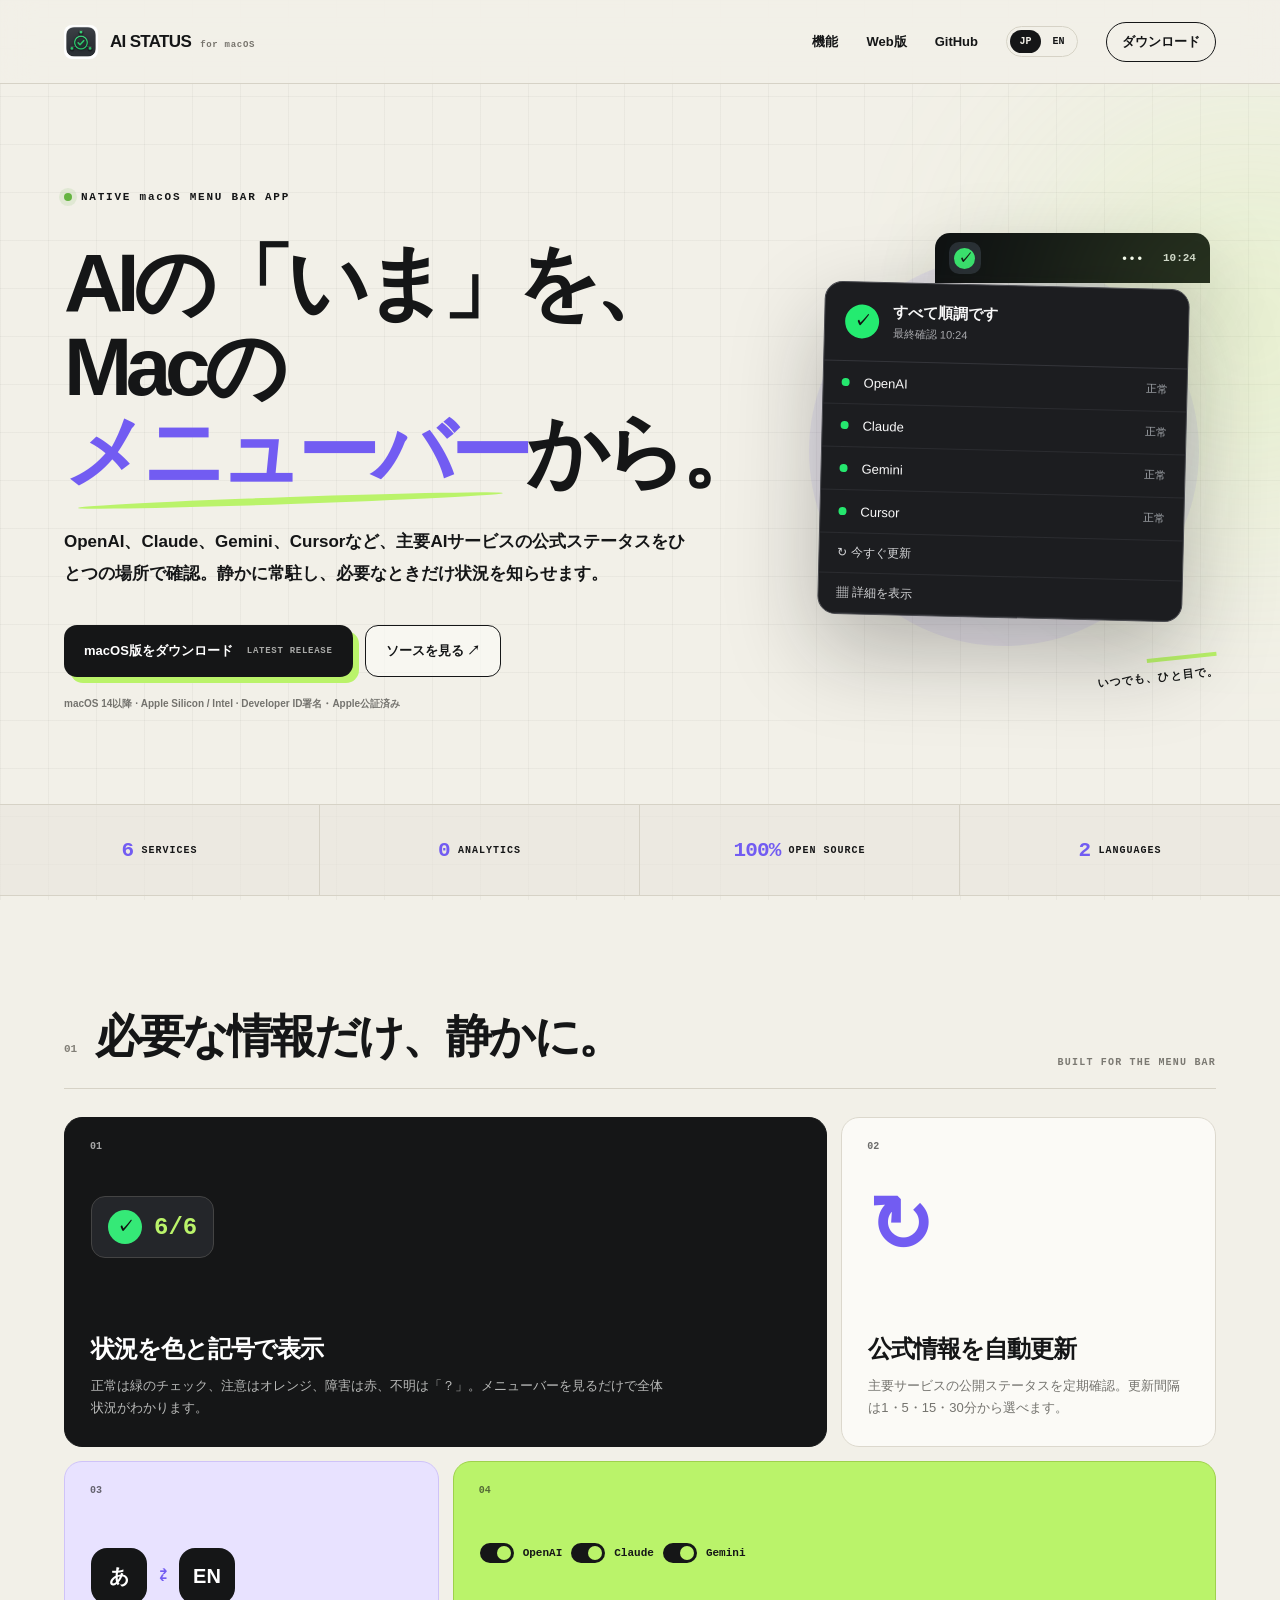
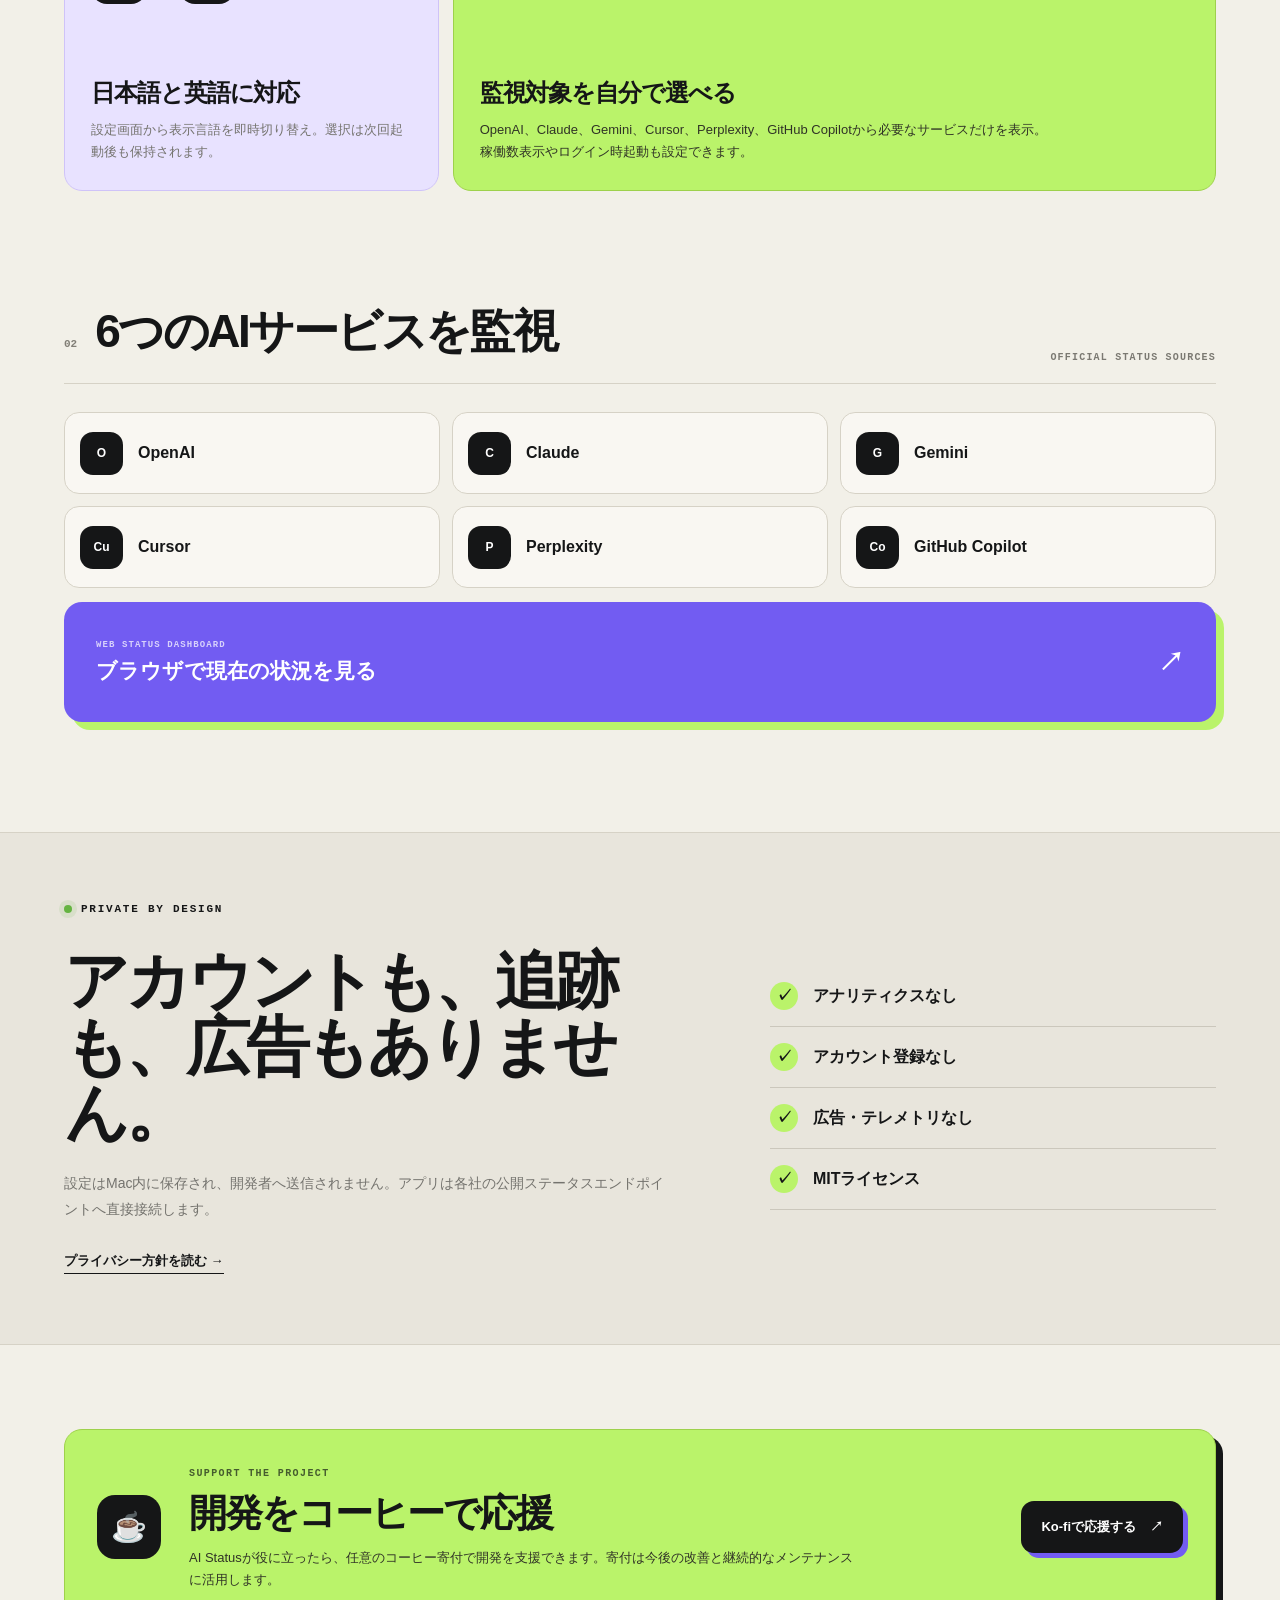
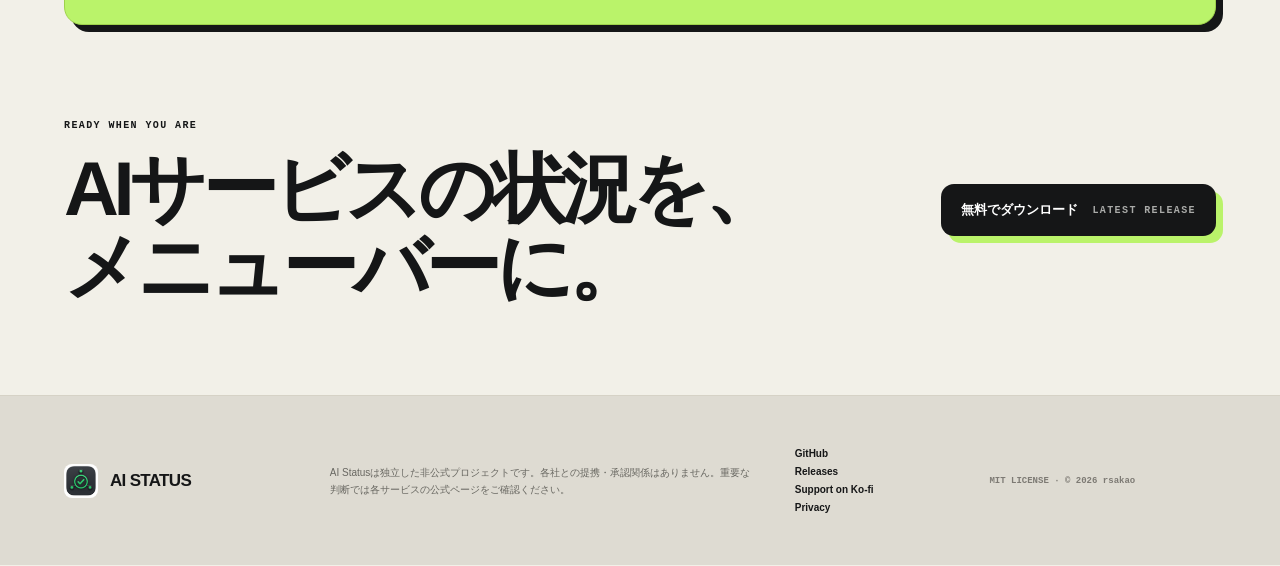
<file: docs/index.html>
<!doctype html>
<html lang="ja">
<head>
  <meta charset="utf-8">
  <meta name="viewport" content="width=device-width, initial-scale=1">
  <meta name="theme-color" content="#f2f0e8">
  <meta name="description" content="主要AIサービスの稼働状況をMacのメニューバーから確認できる、オープンソースのmacOSアプリ。">
  <meta property="og:title" content="AI Status for macOS">
  <meta property="og:description" content="AIの「いま」を、Macのメニューバーから。">
  <meta property="og:type" content="website">
  <meta property="og:image" content="https://rsakao.github.io/aistatus/assets/app-icon-1024.png">
  <meta property="og:image:width" content="1024">
  <meta property="og:image:height" content="1024">
  <meta property="og:image:alt" content="AI Status app icon">
  <meta name="twitter:card" content="summary">
  <meta name="twitter:image" content="https://rsakao.github.io/aistatus/assets/app-icon-1024.png">
  <title>AI Status for macOS</title>
  <link rel="icon" href="assets/app-icon-64.png" type="image/png" sizes="64x64">
  <link rel="apple-touch-icon" href="assets/app-icon-256.png">
  <link rel="stylesheet" href="assets/styles.css">
  <script defer src="assets/site.js"></script>
</head>
<body>
  <header class="site-header">
    <a class="brand" href="#top" aria-label="AI Status ホーム">
      <img class="brand-icon" src="assets/app-icon-64.png" alt="" width="34" height="34">
      <span>AI STATUS <small>for macOS</small></span>
    </a>
    <nav aria-label="ページナビゲーション">
      <a href="#features">機能</a>
      <a href="https://ai-status-jp-hub-2026.rojii.chatgpt.site/">Web版</a>
      <a href="https://github.com/rsakao/aistatus">GitHub</a>
      <span class="language-switch" aria-label="表示言語">
        <a href="./" aria-current="page">JP</a>
        <a href="en/">EN</a>
      </span>
      <a class="nav-download download-link" href="https://github.com/rsakao/aistatus/releases/latest">ダウンロード</a>
    </nav>
  </header>

  <main id="top">
    <section class="hero">
      <div class="hero-copy-block">
        <div class="eyebrow"><span></span> NATIVE macOS MENU BAR APP</div>
        <h1>AIの「いま」を、<br>Macの<br><span class="nowrap"><em>メニューバー</em>から。</span></h1>
        <p class="hero-copy">OpenAI、Claude、Gemini、Cursorなど、主要AIサービスの公式ステータスをひとつの場所で確認。静かに常駐し、必要なときだけ状況を知らせます。</p>
        <div class="hero-actions">
          <a class="button button-primary download-link" href="https://github.com/rsakao/aistatus/releases/latest">
            <span>macOS版をダウンロード</span><small class="release-label">Latest release</small>
          </a>
          <a class="button button-secondary" href="https://github.com/rsakao/aistatus">ソースを見る ↗</a>
        </div>
        <p class="requirements">macOS 14以降 · Apple Silicon / Intel · Developer ID署名・Apple公証済み</p>
      </div>

      <div class="app-preview" aria-label="AI Statusアプリの画面イメージ">
        <div class="menu-strip">
          <span class="menu-status"><b>✓</b></span>
          <span class="menu-dots">•••</span>
          <span class="menu-clock">10:24</span>
        </div>
        <div class="popover">
          <div class="popover-overview">
            <span class="check-icon">✓</span>
            <div><strong>すべて順調です</strong><small>最終確認 10:24</small></div>
          </div>
          <div class="service-row"><i class="dot green"></i><span>OpenAI</span><small>正常</small></div>
          <div class="service-row"><i class="dot green"></i><span>Claude</span><small>正常</small></div>
          <div class="service-row"><i class="dot green"></i><span>Gemini</span><small>正常</small></div>
          <div class="service-row"><i class="dot green"></i><span>Cursor</span><small>正常</small></div>
          <div class="popover-action">↻ 今すぐ更新</div>
          <div class="popover-action">▦ 詳細を表示</div>
        </div>
        <span class="preview-note">いつでも、ひと目で。</span>
      </div>
    </section>

    <section class="trust-strip" aria-label="アプリの特徴">
      <span><b>6</b> SERVICES</span>
      <span><b>0</b> ANALYTICS</span>
      <span><b>100%</b> OPEN SOURCE</span>
      <span><b>2</b> LANGUAGES</span>
    </section>

    <section class="features-section" id="features">
      <div class="section-heading">
        <div><span class="section-number">01</span><h2>必要な情報だけ、静かに。</h2></div>
        <p>BUILT FOR THE MENU BAR</p>
      </div>
      <div class="feature-grid">
        <article class="feature-card feature-wide dark-card">
          <span class="feature-number">01</span>
          <div class="mini-status"><b>✓</b><span>6/6</span></div>
          <h3>状況を色と記号で表示</h3>
          <p>正常は緑のチェック、注意はオレンジ、障害は赤、不明は「？」。メニューバーを見るだけで全体状況がわかります。</p>
        </article>
        <article class="feature-card">
          <span class="feature-number">02</span>
          <div class="feature-glyph">↻</div>
          <h3>公式情報を自動更新</h3>
          <p>主要サービスの公開ステータスを定期確認。更新間隔は1・5・15・30分から選べます。</p>
        </article>
        <article class="feature-card purple-card">
          <span class="feature-number">03</span>
          <div class="language-demo"><b>あ</b><span>⇄</span><b>EN</b></div>
          <h3>日本語と英語に対応</h3>
          <p>設定画面から表示言語を即時切り替え。選択は次回起動後も保持されます。</p>
        </article>
        <article class="feature-card feature-wide lime-card">
          <span class="feature-number">04</span>
          <div class="toggle-demo"><i></i><span>OpenAI</span><i></i><span>Claude</span><i></i><span>Gemini</span></div>
          <h3>監視対象を自分で選べる</h3>
          <p>OpenAI、Claude、Gemini、Cursor、Perplexity、GitHub Copilotから必要なサービスだけを表示。稼働数表示やログイン時起動も設定できます。</p>
        </article>
      </div>
    </section>

    <section class="services-section">
      <div class="section-heading">
        <div><span class="section-number">02</span><h2>6つのAIサービスを監視</h2></div>
        <p>OFFICIAL STATUS SOURCES</p>
      </div>
      <div class="service-grid">
        <span><b>O</b>OpenAI</span><span><b>C</b>Claude</span><span><b>G</b>Gemini</span>
        <span><b>Cu</b>Cursor</span><span><b>P</b>Perplexity</span><span><b>Co</b>GitHub Copilot</span>
      </div>
      <a class="dashboard-link" href="https://ai-status-jp-hub-2026.rojii.chatgpt.site/">
        <span><small>WEB STATUS DASHBOARD</small><strong>ブラウザで現在の状況を見る</strong></span><b>↗</b>
      </a>
    </section>

    <section class="privacy-section">
      <div class="privacy-copy">
        <div class="eyebrow"><span></span> PRIVATE BY DESIGN</div>
        <h2>アカウントも、追跡も、広告もありません。</h2>
        <p>設定はMac内に保存され、開発者へ送信されません。アプリは各社の公開ステータスエンドポイントへ直接接続します。</p>
        <a href="privacy.html">プライバシー方針を読む →</a>
      </div>
      <div class="privacy-list">
        <span><b>✓</b> アナリティクスなし</span>
        <span><b>✓</b> アカウント登録なし</span>
        <span><b>✓</b> 広告・テレメトリなし</span>
        <span><b>✓</b> MITライセンス</span>
      </div>
    </section>

    <section class="support-section" aria-labelledby="support-title">
      <div class="support-card">
        <span class="support-icon" aria-hidden="true">☕</span>
        <div>
          <small>SUPPORT THE PROJECT</small>
          <h2 id="support-title">開発をコーヒーで応援</h2>
          <p>AI Statusが役に立ったら、任意のコーヒー寄付で開発を支援できます。寄付は今後の改善と継続的なメンテナンスに活用します。</p>
        </div>
        <a class="button button-support" href="https://ko-fi.com/rojidev" target="_blank" rel="noopener noreferrer">Ko-fiで応援する <span aria-hidden="true">↗</span></a>
      </div>
    </section>

    <section class="cta-section">
      <div>
        <small>READY WHEN YOU ARE</small>
        <h2>AIサービスの状況を、<br>メニューバーに。</h2>
      </div>
      <a class="button button-dark download-link" href="https://github.com/rsakao/aistatus/releases/latest">
        <span>無料でダウンロード</span><small class="release-label">Latest release</small>
      </a>
    </section>
  </main>

  <footer>
    <a class="brand footer-brand" href="#top"><img class="brand-icon" src="assets/app-icon-64.png" alt="" width="34" height="34"><span>AI STATUS</span></a>
    <p>AI Statusは独立した非公式プロジェクトです。各社との提携・承認関係はありません。重要な判断では各サービスの公式ページをご確認ください。</p>
    <div class="footer-links">
      <a href="https://github.com/rsakao/aistatus">GitHub</a>
      <a href="https://github.com/rsakao/aistatus/releases/latest">Releases</a>
      <a href="https://ko-fi.com/rojidev" target="_blank" rel="noopener noreferrer">Support on Ko-fi</a>
      <a href="privacy.html">Privacy</a>
    </div>
    <span>MIT LICENSE · © 2026 rsakao</span>
  </footer>
</body>
</html>
</file>
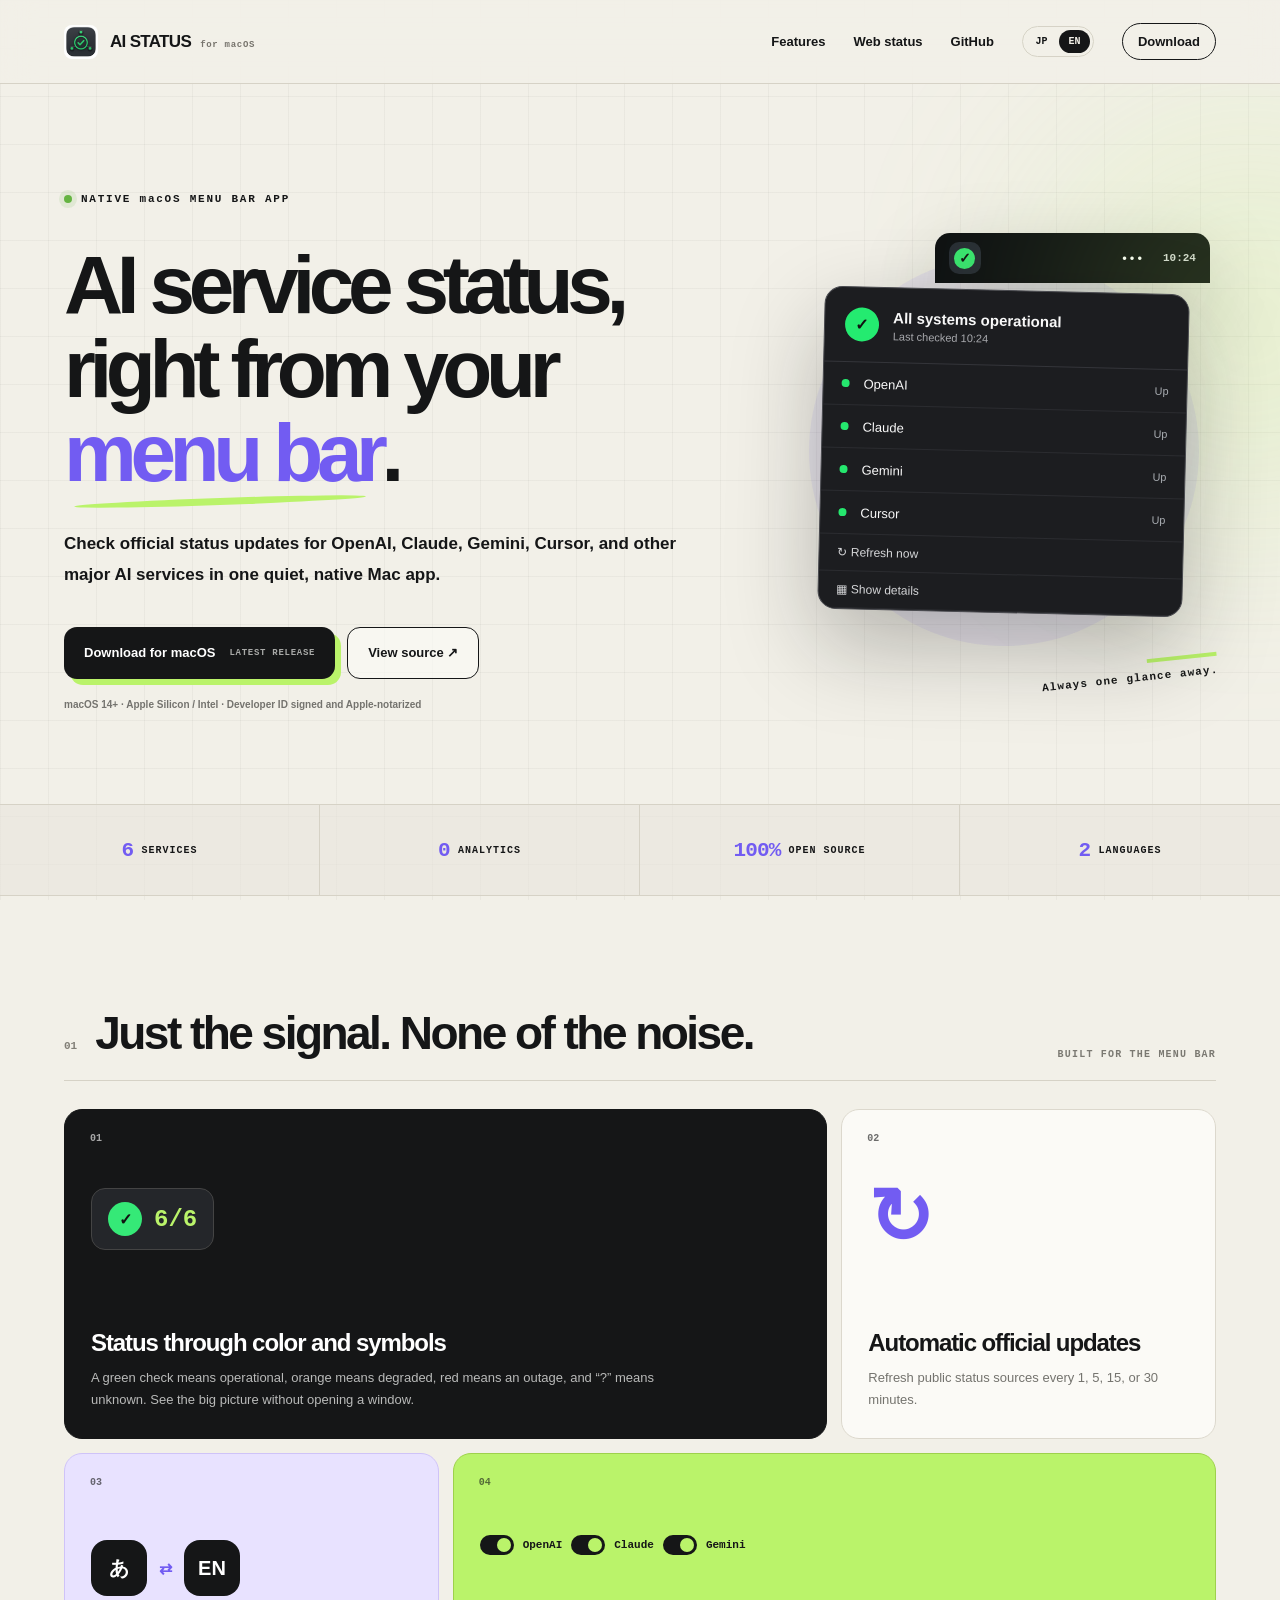
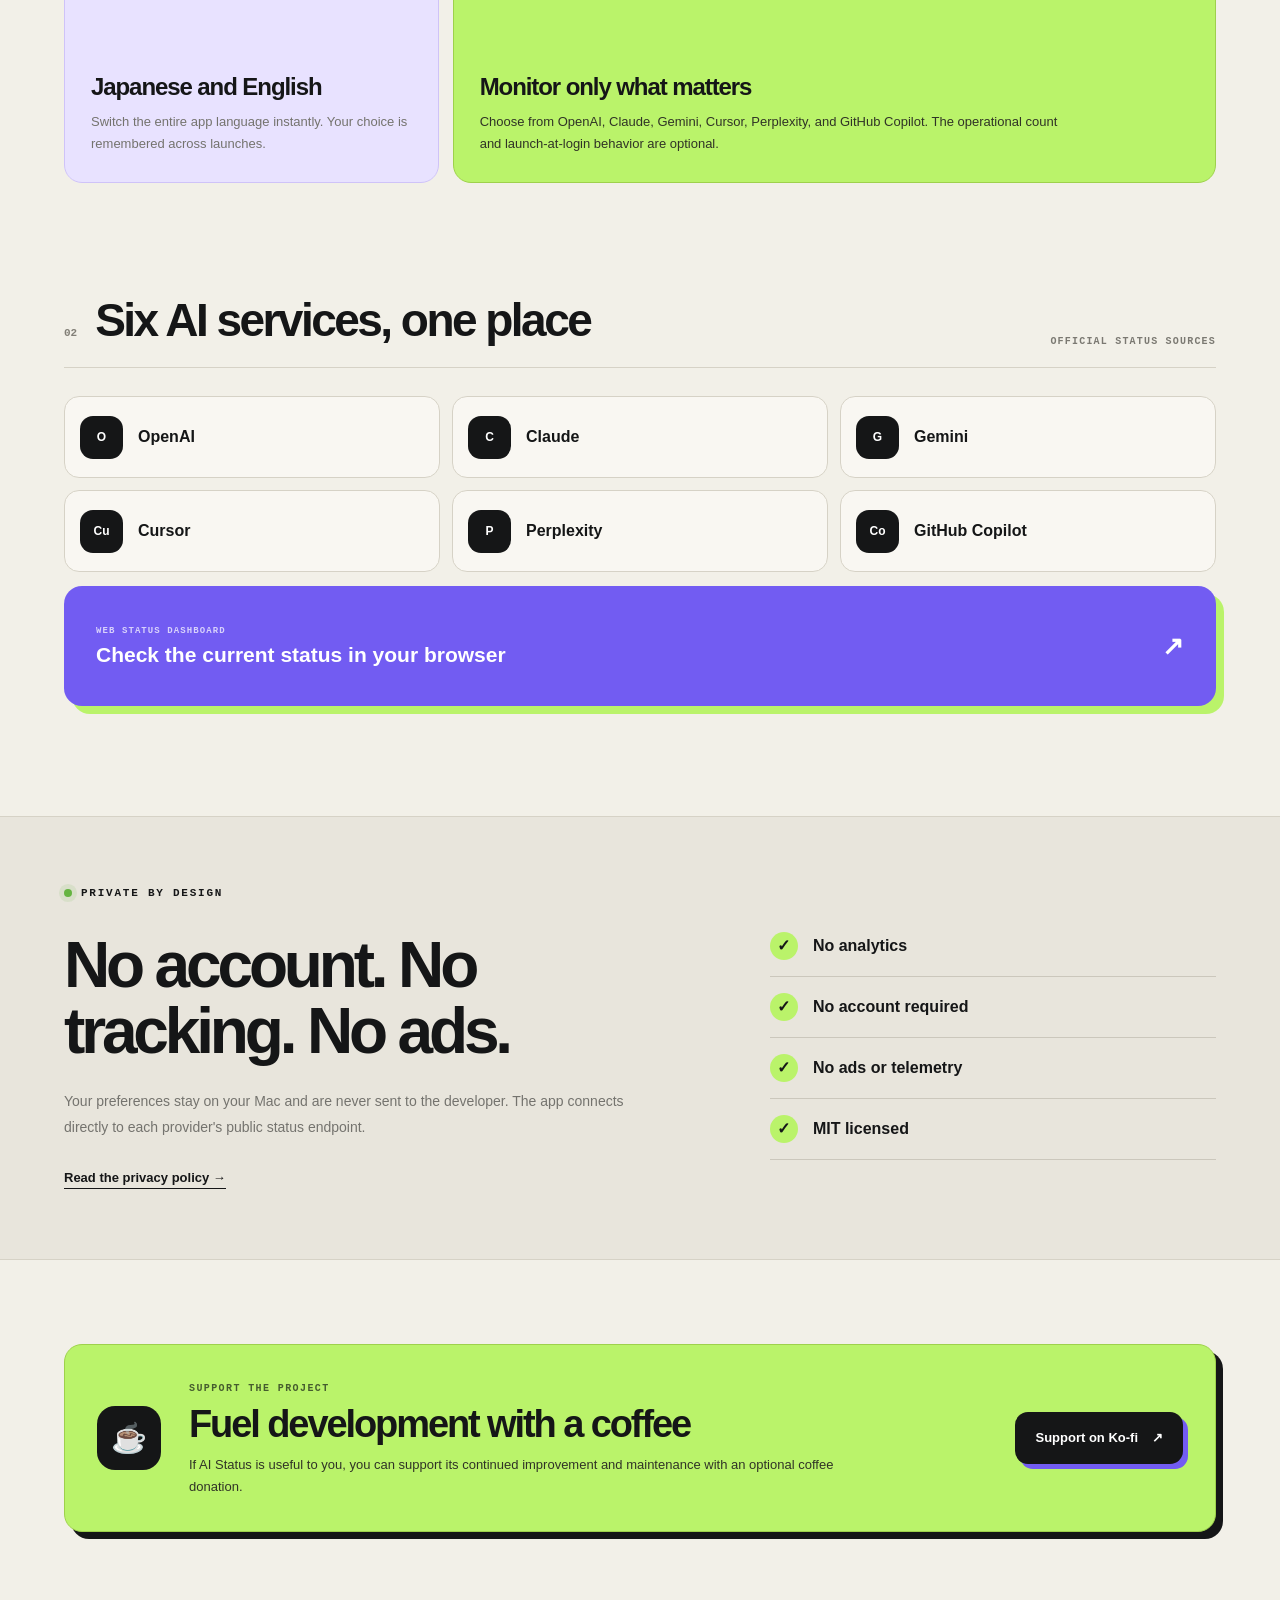
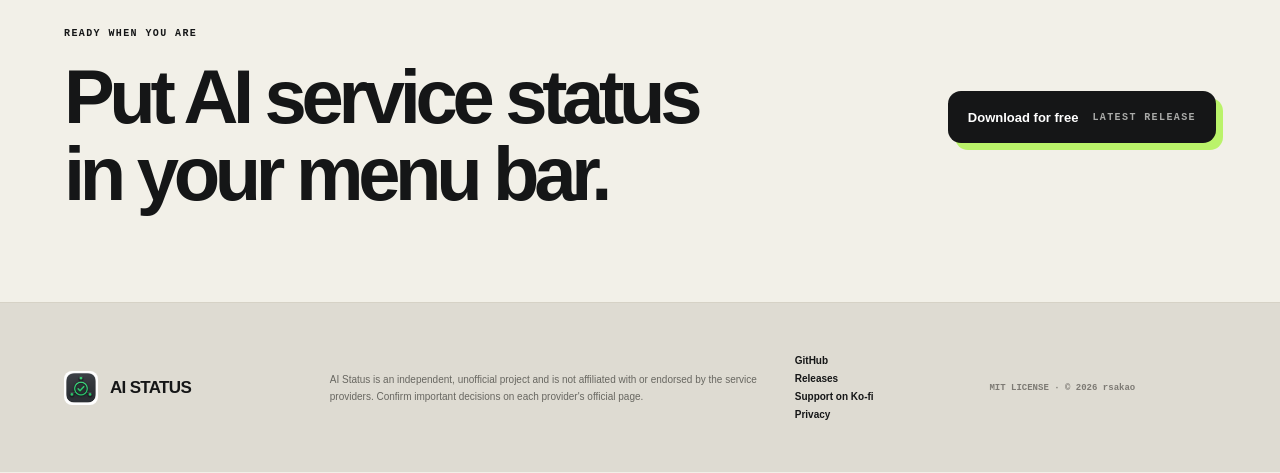
<file: docs/en/index.html>
<!doctype html>
<html lang="en">
<head>
  <meta charset="utf-8">
  <meta name="viewport" content="width=device-width, initial-scale=1">
  <meta name="theme-color" content="#f2f0e8">
  <meta name="description" content="An open-source macOS menu bar app for monitoring the official status of major AI services.">
  <meta property="og:title" content="AI Status for macOS">
  <meta property="og:description" content="AI service status, right from your Mac menu bar.">
  <meta property="og:type" content="website">
  <meta property="og:image" content="https://rsakao.github.io/aistatus/assets/app-icon-1024.png">
  <meta property="og:image:width" content="1024">
  <meta property="og:image:height" content="1024">
  <meta property="og:image:alt" content="AI Status app icon">
  <meta name="twitter:card" content="summary">
  <title>AI Status for macOS</title>
  <link rel="icon" href="../assets/app-icon-64.png" type="image/png" sizes="64x64">
  <link rel="apple-touch-icon" href="../assets/app-icon-256.png">
  <link rel="stylesheet" href="../assets/styles.css">
  <script defer src="../assets/site.js"></script>
</head>
<body>
  <header class="site-header">
    <a class="brand" href="#top" aria-label="AI Status home">
      <img class="brand-icon" src="../assets/app-icon-64.png" alt="" width="34" height="34">
      <span>AI STATUS <small>for macOS</small></span>
    </a>
    <nav aria-label="Page navigation">
      <a href="#features">Features</a>
      <a href="https://ai-status-jp-hub-2026.rojii.chatgpt.site/en">Web status</a>
      <a href="https://github.com/rsakao/aistatus">GitHub</a>
      <span class="language-switch" aria-label="Display language">
        <a href="../">JP</a>
        <a href="./" aria-current="page">EN</a>
      </span>
      <a class="nav-download download-link" href="https://github.com/rsakao/aistatus/releases/latest">Download</a>
    </nav>
  </header>

  <main id="top">
    <section class="hero">
      <div class="hero-copy-block">
        <div class="eyebrow"><span></span> NATIVE macOS MENU BAR APP</div>
        <h1>AI service status,<br>right from your <em>menu bar</em>.</h1>
        <p class="hero-copy">Check official status updates for OpenAI, Claude, Gemini, Cursor, and other major AI services in one quiet, native Mac app.</p>
        <div class="hero-actions">
          <a class="button button-primary download-link" href="https://github.com/rsakao/aistatus/releases/latest">
            <span>Download for macOS</span><small class="release-label">Latest release</small>
          </a>
          <a class="button button-secondary" href="https://github.com/rsakao/aistatus">View source ↗</a>
        </div>
        <p class="requirements">macOS 14+ · Apple Silicon / Intel · Developer ID signed and Apple-notarized</p>
      </div>

      <div class="app-preview" aria-label="AI Status app preview">
        <div class="menu-strip">
          <span class="menu-status"><b>✓</b></span>
          <span class="menu-dots">•••</span>
          <span class="menu-clock">10:24</span>
        </div>
        <div class="popover">
          <div class="popover-overview">
            <span class="check-icon">✓</span>
            <div><strong>All systems operational</strong><small>Last checked 10:24</small></div>
          </div>
          <div class="service-row"><i class="dot green"></i><span>OpenAI</span><small>Up</small></div>
          <div class="service-row"><i class="dot green"></i><span>Claude</span><small>Up</small></div>
          <div class="service-row"><i class="dot green"></i><span>Gemini</span><small>Up</small></div>
          <div class="service-row"><i class="dot green"></i><span>Cursor</span><small>Up</small></div>
          <div class="popover-action">↻ Refresh now</div>
          <div class="popover-action">▦ Show details</div>
        </div>
        <span class="preview-note">Always one glance away.</span>
      </div>
    </section>

    <section class="trust-strip" aria-label="App facts">
      <span><b>6</b> SERVICES</span>
      <span><b>0</b> ANALYTICS</span>
      <span><b>100%</b> OPEN SOURCE</span>
      <span><b>2</b> LANGUAGES</span>
    </section>

    <section class="features-section" id="features">
      <div class="section-heading">
        <div><span class="section-number">01</span><h2>Just the signal. None of the noise.</h2></div>
        <p>BUILT FOR THE MENU BAR</p>
      </div>
      <div class="feature-grid">
        <article class="feature-card feature-wide dark-card">
          <span class="feature-number">01</span>
          <div class="mini-status"><b>✓</b><span>6/6</span></div>
          <h3>Status through color and symbols</h3>
          <p>A green check means operational, orange means degraded, red means an outage, and “?” means unknown. See the big picture without opening a window.</p>
        </article>
        <article class="feature-card">
          <span class="feature-number">02</span>
          <div class="feature-glyph">↻</div>
          <h3>Automatic official updates</h3>
          <p>Refresh public status sources every 1, 5, 15, or 30 minutes.</p>
        </article>
        <article class="feature-card purple-card">
          <span class="feature-number">03</span>
          <div class="language-demo"><b>あ</b><span>⇄</span><b>EN</b></div>
          <h3>Japanese and English</h3>
          <p>Switch the entire app language instantly. Your choice is remembered across launches.</p>
        </article>
        <article class="feature-card feature-wide lime-card">
          <span class="feature-number">04</span>
          <div class="toggle-demo"><i></i><span>OpenAI</span><i></i><span>Claude</span><i></i><span>Gemini</span></div>
          <h3>Monitor only what matters</h3>
          <p>Choose from OpenAI, Claude, Gemini, Cursor, Perplexity, and GitHub Copilot. The operational count and launch-at-login behavior are optional.</p>
        </article>
      </div>
    </section>

    <section class="services-section">
      <div class="section-heading">
        <div><span class="section-number">02</span><h2>Six AI services, one place</h2></div>
        <p>OFFICIAL STATUS SOURCES</p>
      </div>
      <div class="service-grid">
        <span><b>O</b>OpenAI</span><span><b>C</b>Claude</span><span><b>G</b>Gemini</span>
        <span><b>Cu</b>Cursor</span><span><b>P</b>Perplexity</span><span><b>Co</b>GitHub Copilot</span>
      </div>
      <a class="dashboard-link" href="https://ai-status-jp-hub-2026.rojii.chatgpt.site/en">
        <span><small>WEB STATUS DASHBOARD</small><strong>Check the current status in your browser</strong></span><b>↗</b>
      </a>
    </section>

    <section class="privacy-section">
      <div class="privacy-copy">
        <div class="eyebrow"><span></span> PRIVATE BY DESIGN</div>
        <h2>No account. No tracking. No ads.</h2>
        <p>Your preferences stay on your Mac and are never sent to the developer. The app connects directly to each provider's public status endpoint.</p>
        <a href="privacy.html">Read the privacy policy →</a>
      </div>
      <div class="privacy-list">
        <span><b>✓</b> No analytics</span>
        <span><b>✓</b> No account required</span>
        <span><b>✓</b> No ads or telemetry</span>
        <span><b>✓</b> MIT licensed</span>
      </div>
    </section>

    <section class="support-section" aria-labelledby="support-title">
      <div class="support-card">
        <span class="support-icon" aria-hidden="true">☕</span>
        <div>
          <small>SUPPORT THE PROJECT</small>
          <h2 id="support-title">Fuel development with a coffee</h2>
          <p>If AI Status is useful to you, you can support its continued improvement and maintenance with an optional coffee donation.</p>
        </div>
        <a class="button button-support" href="https://ko-fi.com/rojidev" target="_blank" rel="noopener noreferrer">Support on Ko-fi <span aria-hidden="true">↗</span></a>
      </div>
    </section>

    <section class="cta-section">
      <div>
        <small>READY WHEN YOU ARE</small>
        <h2>Put AI service status<br>in your menu bar.</h2>
      </div>
      <a class="button button-dark download-link" href="https://github.com/rsakao/aistatus/releases/latest">
        <span>Download for free</span><small class="release-label">Latest release</small>
      </a>
    </section>
  </main>

  <footer>
    <a class="brand footer-brand" href="#top"><img class="brand-icon" src="../assets/app-icon-64.png" alt="" width="34" height="34"><span>AI STATUS</span></a>
    <p>AI Status is an independent, unofficial project and is not affiliated with or endorsed by the service providers. Confirm important decisions on each provider's official page.</p>
    <div class="footer-links">
      <a href="https://github.com/rsakao/aistatus">GitHub</a>
      <a href="https://github.com/rsakao/aistatus/releases/latest">Releases</a>
      <a href="https://ko-fi.com/rojidev" target="_blank" rel="noopener noreferrer">Support on Ko-fi</a>
      <a href="privacy.html">Privacy</a>
    </div>
    <span>MIT LICENSE · © 2026 rsakao</span>
  </footer>
</body>
</html>
</file>
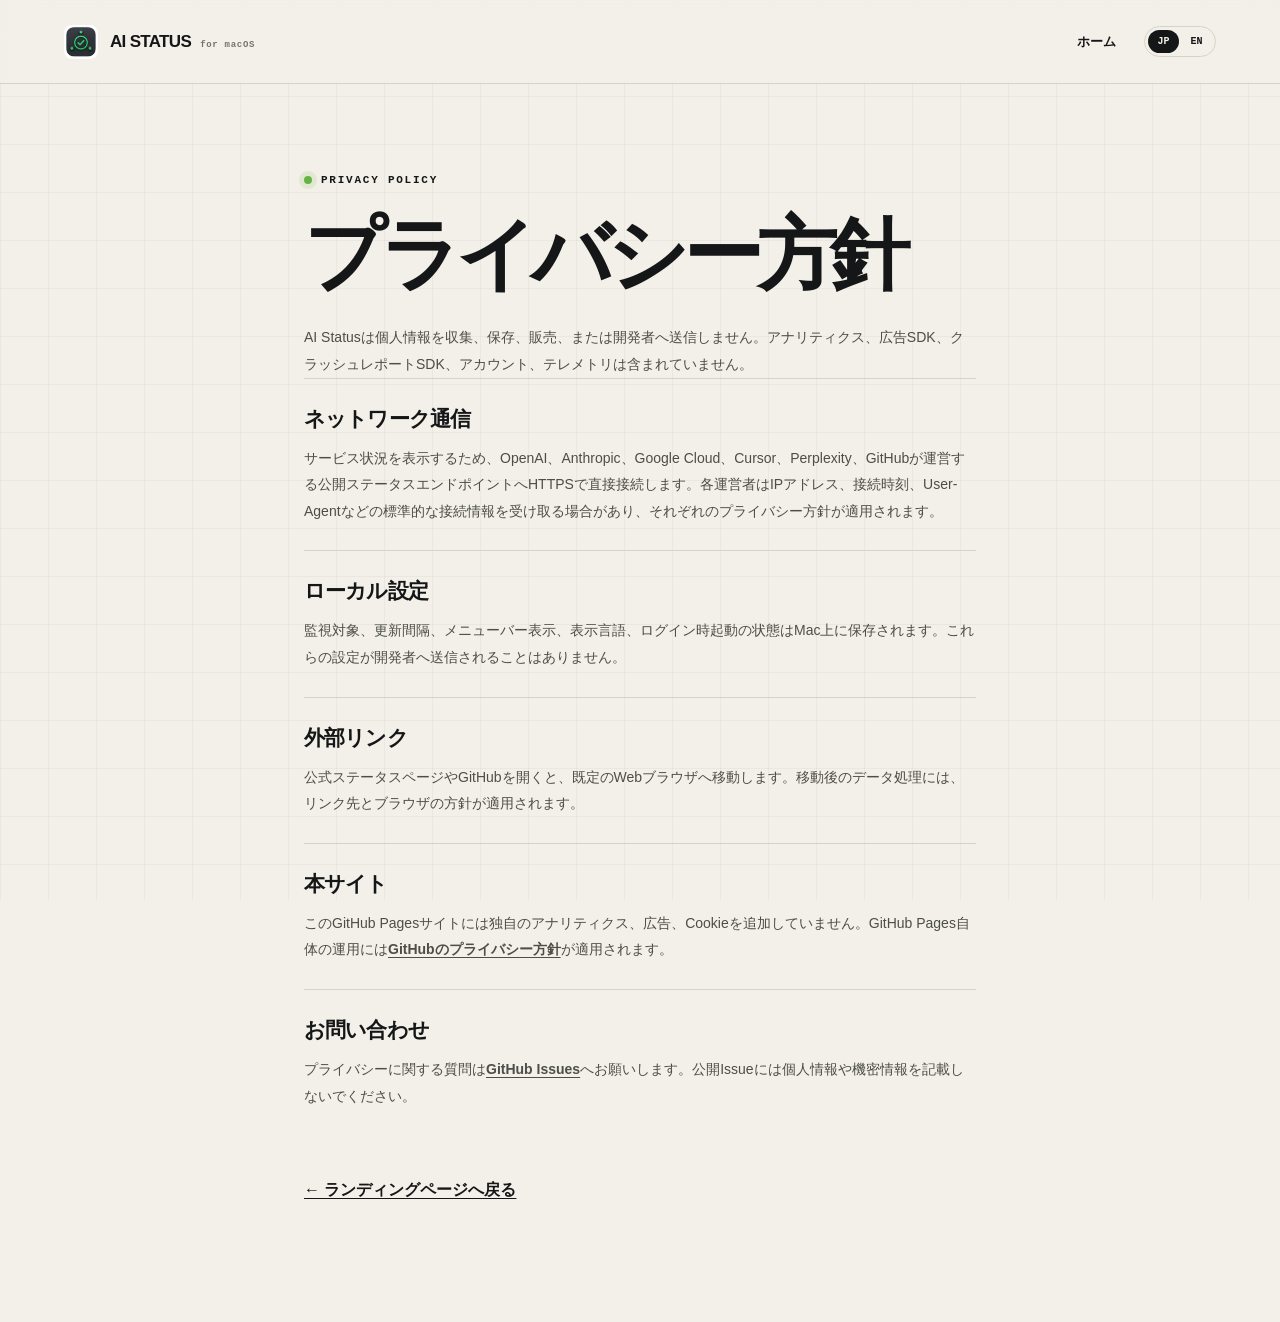
<file: docs/privacy.html>
<!doctype html>
<html lang="ja">
<head>
  <meta charset="utf-8">
  <meta name="viewport" content="width=device-width, initial-scale=1">
  <meta name="description" content="AI Status for macOSのプライバシー方針。">
  <title>プライバシー方針 — AI Status</title>
  <link rel="icon" href="assets/app-icon-64.png" type="image/png" sizes="64x64">
  <link rel="apple-touch-icon" href="assets/app-icon-256.png">
  <link rel="stylesheet" href="assets/styles.css">
</head>
<body>
  <header class="site-header">
    <a class="brand" href="./"><img class="brand-icon" src="assets/app-icon-64.png" alt="" width="34" height="34"><span>AI STATUS <small>for macOS</small></span></a>
    <nav><a href="./">ホーム</a><span class="language-switch"><a href="privacy.html" aria-current="page">JP</a><a href="en/privacy.html">EN</a></span></nav>
  </header>
  <main class="policy-main">
    <article class="policy-content">
      <div class="eyebrow"><span></span> PRIVACY POLICY</div>
      <h1>プライバシー方針</h1>
      <p class="policy-lead">AI Statusは個人情報を収集、保存、販売、または開発者へ送信しません。アナリティクス、広告SDK、クラッシュレポートSDK、アカウント、テレメトリは含まれていません。</p>
      <section><h2>ネットワーク通信</h2><p>サービス状況を表示するため、OpenAI、Anthropic、Google Cloud、Cursor、Perplexity、GitHubが運営する公開ステータスエンドポイントへHTTPSで直接接続します。各運営者はIPアドレス、接続時刻、User-Agentなどの標準的な接続情報を受け取る場合があり、それぞれのプライバシー方針が適用されます。</p></section>
      <section><h2>ローカル設定</h2><p>監視対象、更新間隔、メニューバー表示、表示言語、ログイン時起動の状態はMac上に保存されます。これらの設定が開発者へ送信されることはありません。</p></section>
      <section><h2>外部リンク</h2><p>公式ステータスページやGitHubを開くと、既定のWebブラウザへ移動します。移動後のデータ処理には、リンク先とブラウザの方針が適用されます。</p></section>
      <section><h2>本サイト</h2><p>このGitHub Pagesサイトには独自のアナリティクス、広告、Cookieを追加していません。GitHub Pages自体の運用には<a href="https://docs.github.com/site-policy/privacy-policies/github-general-privacy-statement">GitHubのプライバシー方針</a>が適用されます。</p></section>
      <section><h2>お問い合わせ</h2><p>プライバシーに関する質問は<a href="https://github.com/rsakao/aistatus/issues">GitHub Issues</a>へお願いします。公開Issueには個人情報や機密情報を記載しないでください。</p></section>
      <a class="back-link" href="./">← ランディングページへ戻る</a>
    </article>
  </main>
</body>
</html>
</file>
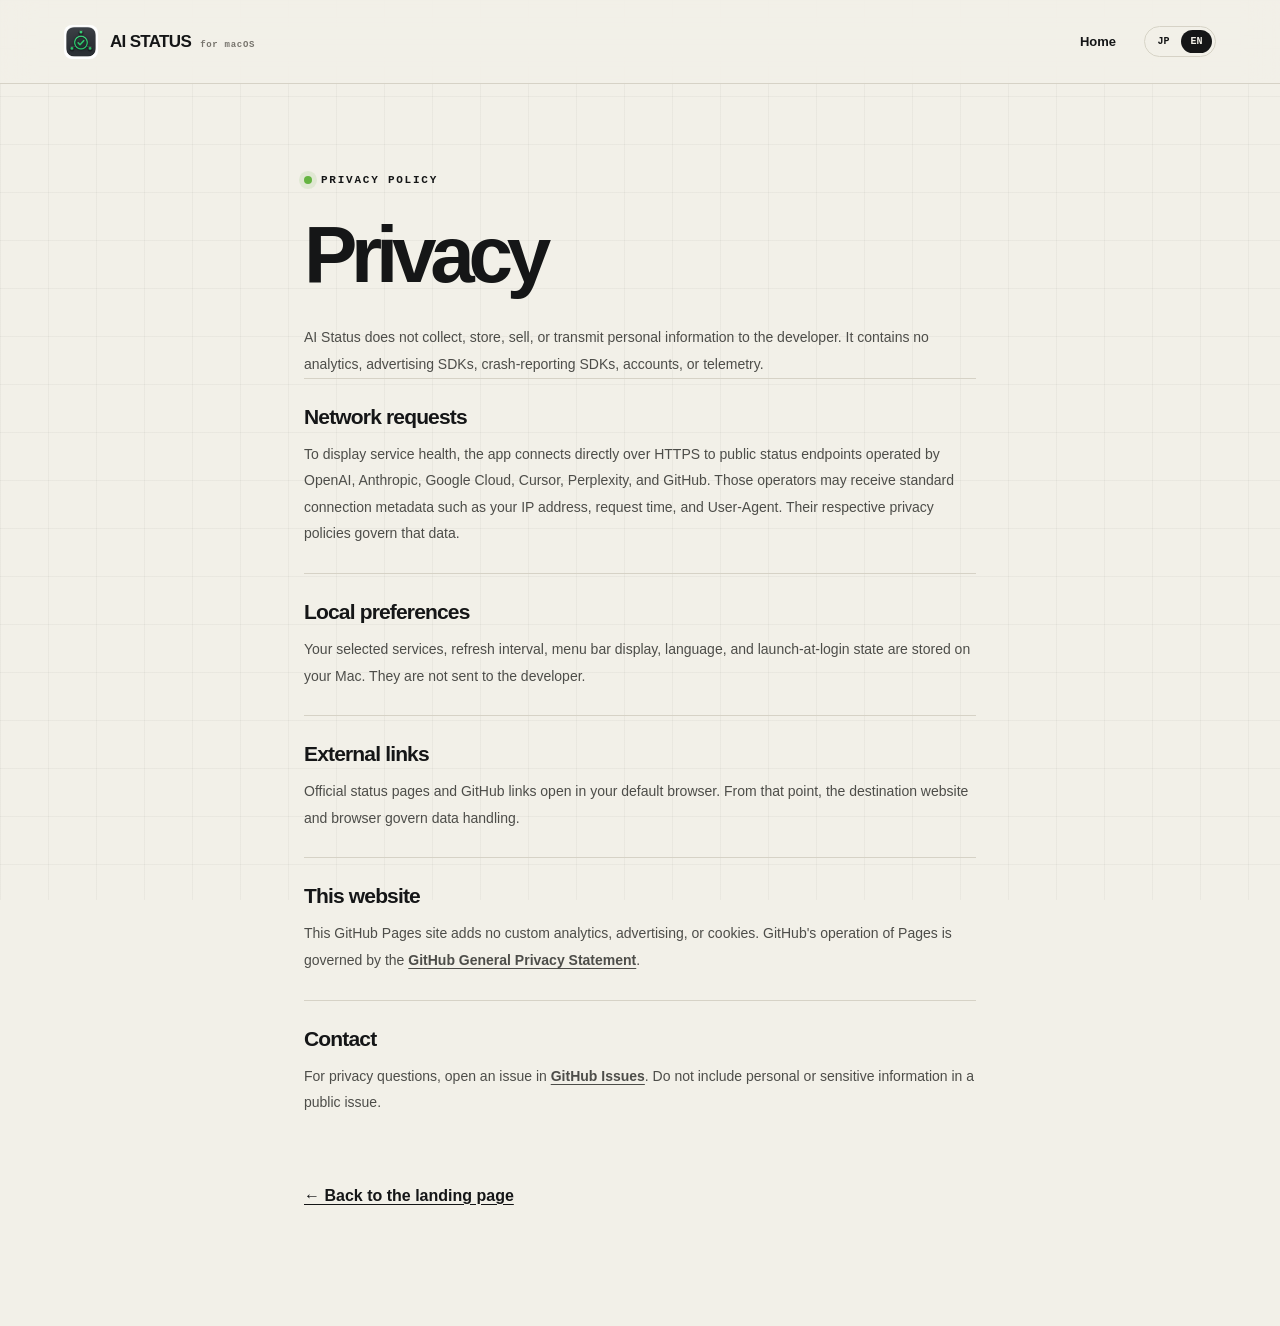
<file: docs/en/privacy.html>
<!doctype html>
<html lang="en">
<head>
  <meta charset="utf-8">
  <meta name="viewport" content="width=device-width, initial-scale=1">
  <meta name="description" content="Privacy policy for AI Status for macOS.">
  <title>Privacy — AI Status</title>
  <link rel="icon" href="../assets/app-icon-64.png" type="image/png" sizes="64x64">
  <link rel="apple-touch-icon" href="../assets/app-icon-256.png">
  <link rel="stylesheet" href="../assets/styles.css">
</head>
<body>
  <header class="site-header">
    <a class="brand" href="./"><img class="brand-icon" src="../assets/app-icon-64.png" alt="" width="34" height="34"><span>AI STATUS <small>for macOS</small></span></a>
    <nav><a href="./">Home</a><span class="language-switch"><a href="../privacy.html">JP</a><a href="privacy.html" aria-current="page">EN</a></span></nav>
  </header>
  <main class="policy-main">
    <article class="policy-content">
      <div class="eyebrow"><span></span> PRIVACY POLICY</div>
      <h1>Privacy</h1>
      <p class="policy-lead">AI Status does not collect, store, sell, or transmit personal information to the developer. It contains no analytics, advertising SDKs, crash-reporting SDKs, accounts, or telemetry.</p>
      <section><h2>Network requests</h2><p>To display service health, the app connects directly over HTTPS to public status endpoints operated by OpenAI, Anthropic, Google Cloud, Cursor, Perplexity, and GitHub. Those operators may receive standard connection metadata such as your IP address, request time, and User-Agent. Their respective privacy policies govern that data.</p></section>
      <section><h2>Local preferences</h2><p>Your selected services, refresh interval, menu bar display, language, and launch-at-login state are stored on your Mac. They are not sent to the developer.</p></section>
      <section><h2>External links</h2><p>Official status pages and GitHub links open in your default browser. From that point, the destination website and browser govern data handling.</p></section>
      <section><h2>This website</h2><p>This GitHub Pages site adds no custom analytics, advertising, or cookies. GitHub's operation of Pages is governed by the <a href="https://docs.github.com/site-policy/privacy-policies/github-general-privacy-statement">GitHub General Privacy Statement</a>.</p></section>
      <section><h2>Contact</h2><p>For privacy questions, open an issue in <a href="https://github.com/rsakao/aistatus/issues">GitHub Issues</a>. Do not include personal or sensitive information in a public issue.</p></section>
      <a class="back-link" href="./">← Back to the landing page</a>
    </article>
  </main>
</body>
</html>
</file>
<file: docs/assets/styles.css>
:root {
  --ink: #151617;
  --paper: #f2f0e8;
  --paper-light: #fbfaf6;
  --line: #d6d2c6;
  --green: #baf36a;
  --green-dark: #65b441;
  --purple: #725cf2;
  --muted: #74736e;
}

* { box-sizing: border-box; }
html { scroll-behavior: smooth; }
body {
  margin: 0;
  background: var(--paper);
  color: var(--ink);
  font-family: Inter, Arial, "Hiragino Sans", "Yu Gothic", sans-serif;
  -webkit-font-smoothing: antialiased;
}
a { color: inherit; text-decoration: none; }
button, a { -webkit-tap-highlight-color: transparent; }

body::before {
  content: "";
  position: fixed;
  inset: 0;
  z-index: -2;
  background-image:
    linear-gradient(rgba(21, 22, 23, .035) 1px, transparent 1px),
    linear-gradient(90deg, rgba(21, 22, 23, .035) 1px, transparent 1px);
  background-size: 48px 48px;
}

.site-header {
  height: 84px;
  display: flex;
  align-items: center;
  justify-content: space-between;
  padding: 0 5vw;
  border-bottom: 1px solid var(--line);
  background: rgba(242, 240, 232, .88);
  backdrop-filter: blur(16px);
  position: sticky;
  top: 0;
  z-index: 20;
}
.brand { display: flex; align-items: center; gap: 12px; font-weight: 900; letter-spacing: -.04em; font-size: 17px; }
.brand small { color: #77746d; font: 700 9px ui-monospace, monospace; letter-spacing: .08em; margin-left: 5px; }
.brand-icon {
  width: 34px;
  height: 34px;
  display: block;
  flex: 0 0 auto;
  border-radius: 8px;
}
nav { display: flex; align-items: center; gap: 28px; font-size: 13px; font-weight: 700; }
nav > a:hover { opacity: .56; }
.language-switch { display: flex; border: 1px solid var(--line); border-radius: 999px; padding: 3px; gap: 2px; }
.language-switch a { min-width: 31px; padding: 6px 8px; text-align: center; border-radius: 999px; font: 800 10px ui-monospace, monospace; }
.language-switch a[aria-current="page"] { background: var(--ink); color: var(--paper); }
.nav-download { border: 1px solid var(--ink); border-radius: 999px; padding: 10px 15px; }

main { overflow: hidden; }
.hero {
  max-width: 1440px;
  min-height: 720px;
  margin: 0 auto;
  padding: 92px 5vw 78px;
  display: grid;
  grid-template-columns: minmax(0, 1.08fr) minmax(360px, .72fr);
  align-items: center;
  gap: 7vw;
  position: relative;
}
.hero::after {
  content: "";
  position: absolute;
  width: 420px;
  height: 420px;
  right: -180px;
  top: 30px;
  border-radius: 50%;
  background: var(--green);
  filter: blur(110px);
  opacity: .18;
  pointer-events: none;
}
.eyebrow { display: flex; align-items: center; gap: 9px; font: 800 11px ui-monospace, monospace; letter-spacing: .16em; }
.eyebrow span { width: 8px; height: 8px; border-radius: 50%; background: var(--green-dark); box-shadow: 0 0 0 5px rgba(101, 180, 65, .12); }
h1 { font-size: clamp(54px, 6.4vw, 100px); letter-spacing: -.078em; line-height: 1.03; margin: 38px 0 32px; font-weight: 900; }
h1 em { font-style: normal; color: var(--purple); position: relative; white-space: nowrap; }
h1 em::after { content: ""; position: absolute; left: 3%; bottom: -7px; width: 92%; height: 7px; background: var(--green); transform: rotate(-2deg); border-radius: 50%; }
.nowrap { white-space: nowrap; }
.hero-copy { max-width: 650px; font-size: 17px; line-height: 1.85; margin: 0; font-weight: 600; }
.hero-actions { display: flex; flex-wrap: wrap; gap: 12px; align-items: stretch; margin-top: 36px; }
.button { display: inline-flex; align-items: center; justify-content: center; gap: 14px; min-height: 52px; padding: 13px 20px; border-radius: 13px; font-weight: 850; font-size: 13px; transition: transform .2s, box-shadow .2s; }
.button:hover { transform: translateY(-2px); }
.button-primary { background: var(--ink); color: white; box-shadow: 6px 6px 0 var(--green); }
.button-secondary { border: 1px solid var(--ink); background: rgba(251, 250, 246, .65); }
.button small { display: block; color: #a9aaa8; font: 700 9px ui-monospace, monospace; text-transform: uppercase; letter-spacing: .08em; }
.requirements { margin: 20px 0 0; color: var(--muted); font-size: 10px; font-weight: 700; }

.app-preview { position: relative; min-height: 520px; display: flex; align-items: center; justify-content: center; }
.app-preview::before { content: ""; position: absolute; width: 390px; height: 390px; background: var(--purple); border-radius: 50%; opacity: .09; }
.menu-strip {
  position: absolute;
  top: 42px;
  right: 6px;
  width: 275px;
  height: 50px;
  border-radius: 15px 15px 0 0;
  background: #0d0f12;
  color: white;
  display: flex;
  align-items: center;
  padding: 0 14px;
  gap: 18px;
  box-shadow: 0 28px 80px rgba(20, 20, 20, .22);
}
.menu-status { width: 32px; height: 32px; border-radius: 10px; display: grid; place-items: center; background: #262b34; }
.menu-status b { width: 21px; height: 21px; display: grid; place-items: center; border-radius: 50%; background: #38e46f; color: #111; font-size: 14px; }
.menu-dots { font-size: 13px; letter-spacing: 3px; margin-left: auto; }
.menu-clock { font: 700 11px ui-monospace, monospace; color: #d7d8da; }
.popover {
  width: 365px;
  position: relative;
  z-index: 2;
  background: #1c1d20;
  color: #f8f8f8;
  border: 1px solid #4a4b50;
  border-radius: 18px;
  overflow: hidden;
  box-shadow: 0 35px 90px rgba(20, 20, 20, .28);
  transform: rotate(1.4deg);
}
.popover-overview { display: flex; align-items: center; gap: 14px; padding: 20px; border-bottom: 1px solid #34353a; }
.check-icon { width: 34px; height: 34px; display: grid; place-items: center; border-radius: 50%; background: #24eb70; color: #111; font-weight: 900; }
.popover-overview div { display: grid; gap: 4px; }
.popover-overview strong { font-size: 15px; }
.popover-overview small { color: #a8a9ad; font-size: 11px; }
.service-row { min-height: 43px; display: grid; grid-template-columns: 10px 1fr auto; align-items: center; gap: 12px; padding: 0 18px; border-bottom: 1px solid #2b2c30; font-size: 13px; }
.service-row small { color: #aaaeb3; }
.dot { width: 8px; height: 8px; border-radius: 50%; }
.dot.green { background: #25e76e; }
.popover-action { padding: 11px 18px; border-bottom: 1px solid #2b2c30; color: #d5d6d8; font-size: 12px; }
.preview-note { position: absolute; right: -2px; bottom: 26px; font: 800 11px ui-monospace, monospace; letter-spacing: .1em; transform: rotate(-6deg); }
.preview-note::before { content: ""; display: block; width: 70px; height: 4px; margin: 0 0 8px auto; background: var(--green); }

.trust-strip { border-block: 1px solid var(--line); min-height: 92px; display: grid; grid-template-columns: repeat(4, 1fr); max-width: 100%; background: rgba(232, 229, 220, .6); }
.trust-strip span { display: flex; align-items: center; justify-content: center; gap: 8px; border-right: 1px solid var(--line); font: 800 10px ui-monospace, monospace; letter-spacing: .1em; }
.trust-strip span:last-child { border-right: 0; }
.trust-strip b { font-size: 21px; color: var(--purple); letter-spacing: -.04em; }

.features-section, .services-section { max-width: 1400px; margin: 0 auto; padding: 110px 5vw 0; }
.section-heading { display: flex; justify-content: space-between; align-items: flex-end; border-bottom: 1px solid var(--line); padding-bottom: 20px; margin-bottom: 28px; }
.section-heading > div { display: flex; align-items: baseline; gap: 18px; }
.section-number { font: 700 11px ui-monospace, monospace; color: #827f77; }
.section-heading h2 { margin: 0; font-size: clamp(29px, 4vw, 46px); letter-spacing: -.055em; }
.section-heading p { margin: 0; font: 700 10px ui-monospace, monospace; letter-spacing: .12em; color: #7b7972; }
.feature-grid { display: grid; grid-template-columns: repeat(3, 1fr); gap: 14px; }
.feature-card { min-height: 330px; position: relative; display: flex; flex-direction: column; justify-content: flex-end; padding: 26px; border: 1px solid #dcd8cd; border-radius: 18px; background: var(--paper-light); overflow: hidden; }
.feature-wide { grid-column: span 2; }
.feature-number { position: absolute; top: 23px; left: 25px; font: 800 10px ui-monospace, monospace; opacity: .62; }
.feature-card h3 { margin: 24px 0 10px; font-size: 24px; letter-spacing: -.045em; }
.feature-card p { margin: 0; max-width: 580px; color: var(--muted); font-size: 13px; line-height: 1.75; }
.dark-card { background: var(--ink); color: white; border-color: var(--ink); }
.dark-card p { color: #b9bab9; }
.lime-card { background: var(--green); border-color: #9ed14c; }
.lime-card p { color: #303326; }
.purple-card { background: #e8e2ff; border-color: #cfc3f8; }
.mini-status { align-self: flex-start; display: flex; align-items: center; gap: 12px; margin-bottom: auto; margin-top: 52px; padding: 13px 16px; border: 1px solid #444; border-radius: 14px; background: #24262a; }
.mini-status b { width: 34px; height: 34px; display: grid; place-items: center; border-radius: 50%; color: #111; background: #35e977; }
.mini-status span { font: 850 24px ui-monospace, monospace; color: var(--green); }
.feature-glyph { margin: 48px 0 auto; color: var(--purple); font: 900 78px ui-monospace, monospace; line-height: 1; }
.language-demo { margin: 60px 0 auto; display: flex; align-items: center; gap: 12px; }
.language-demo b { width: 56px; height: 56px; display: grid; place-items: center; border-radius: 16px; background: var(--ink); color: white; font-size: 20px; }
.language-demo span { font-weight: 900; color: var(--purple); }
.toggle-demo { margin: 55px 0 auto; display: flex; flex-wrap: wrap; align-items: center; gap: 9px; font: 800 11px ui-monospace, monospace; }
.toggle-demo i { width: 34px; height: 20px; border-radius: 999px; background: var(--ink); position: relative; }
.toggle-demo i::after { content: ""; position: absolute; width: 14px; height: 14px; right: 3px; top: 3px; border-radius: 50%; background: var(--green); }

.service-grid { display: grid; grid-template-columns: repeat(3, 1fr); gap: 12px; }
.service-grid span { min-height: 82px; display: flex; align-items: center; gap: 15px; padding: 15px; border: 1px solid var(--line); border-radius: 15px; background: rgba(251, 250, 246, .72); font-weight: 850; }
.service-grid b { width: 43px; height: 43px; display: grid; place-items: center; border-radius: 13px; background: var(--ink); color: white; font-size: 12px; }
.dashboard-link { margin-top: 14px; min-height: 120px; display: flex; align-items: center; justify-content: space-between; padding: 28px 32px; background: var(--purple); color: white; border-radius: 18px; box-shadow: 8px 8px 0 var(--green); }
.dashboard-link span { display: grid; gap: 7px; }
.dashboard-link small { font: 800 9px ui-monospace, monospace; letter-spacing: .12em; opacity: .72; }
.dashboard-link strong { font-size: 21px; }
.dashboard-link > b { font-size: 26px; }

.privacy-section { max-width: 1400px; margin: 110px auto 0; padding: 70px 5vw; display: grid; grid-template-columns: 1.15fr .85fr; gap: 8vw; background: #e8e5dc; border-block: 1px solid var(--line); }
.privacy-copy h2 { font-size: clamp(36px, 5vw, 64px); letter-spacing: -.065em; line-height: 1.03; margin: 34px 0 24px; }
.privacy-copy p { max-width: 610px; color: var(--muted); line-height: 1.85; font-size: 14px; }
.privacy-copy > a { display: inline-block; margin-top: 15px; font-size: 13px; font-weight: 850; border-bottom: 1px solid; padding-bottom: 3px; }
.privacy-list { display: grid; align-content: center; }
.privacy-list span { min-height: 61px; display: flex; align-items: center; gap: 15px; border-bottom: 1px solid #cbc7bc; font-weight: 800; }
.privacy-list b { width: 28px; height: 28px; display: grid; place-items: center; border-radius: 50%; background: var(--green); }

.support-section { max-width: 1400px; margin: 0 auto; padding: 84px 5vw 0; }
.support-card { display: grid; grid-template-columns: auto minmax(0, 1fr) auto; align-items: center; gap: 28px; padding: 32px; border: 1px solid #9ed14c; border-radius: 18px; background: var(--green); box-shadow: 7px 7px 0 var(--ink); }
.support-icon { width: 64px; height: 64px; display: grid; place-items: center; border-radius: 18px; background: var(--ink); color: white; font-size: 29px; }
.support-card small { font: 800 10px ui-monospace, monospace; letter-spacing: .14em; color: #455c2e; }
.support-card h2 { margin: 8px 0; font-size: clamp(26px, 3vw, 38px); letter-spacing: -.055em; }
.support-card p { max-width: 670px; margin: 0; color: #303326; font-size: 13px; line-height: 1.75; }
.button-support { flex: 0 0 auto; background: var(--ink); color: white; box-shadow: 5px 5px 0 var(--purple); }

.cta-section { max-width: 1400px; margin: 0 auto; min-height: 370px; padding: 80px 5vw; display: flex; align-items: center; justify-content: space-between; gap: 40px; }
.cta-section small { font: 800 10px ui-monospace, monospace; letter-spacing: .14em; }
.cta-section h2 { font-size: clamp(42px, 6vw, 76px); line-height: 1.02; letter-spacing: -.07em; margin: 18px 0 0; }
.button-dark { min-width: 245px; background: var(--ink); color: white; box-shadow: 7px 7px 0 var(--green); }

footer { min-height: 170px; padding: 42px 5vw; display: grid; grid-template-columns: auto minmax(250px, 430px) auto auto; align-items: center; gap: 35px; border-top: 1px solid var(--line); background: #dedbd2; }
.footer-brand { min-width: 150px; }
footer p { margin: 0; color: #686761; font-size: 10px; line-height: 1.7; }
.footer-links { display: grid; gap: 7px; font-size: 10px; font-weight: 800; }
.footer-links a:hover { opacity: .56; }
footer > span { font: 700 9px ui-monospace, monospace; color: #7d7a74; white-space: nowrap; }

.policy-main { min-height: calc(100vh - 84px); }
.policy-content { max-width: 800px; margin: 0 auto; padding: 90px 5vw 120px; }
.policy-content h1 { font-size: clamp(48px, 7vw, 80px); margin: 28px 0; }
.policy-lead { font-size: 18px; line-height: 1.85; margin-bottom: 58px; }
.policy-content section { padding: 26px 0; border-top: 1px solid var(--line); }
.policy-content h2 { margin: 0 0 12px; font-size: 21px; letter-spacing: -.04em; }
.policy-content p { margin: 0; color: #4d4d49; font-size: 14px; line-height: 1.9; }
.policy-content a { text-decoration: underline; text-underline-offset: 3px; font-weight: 800; }
.back-link { display: inline-block; margin-top: 45px; }

@media (max-width: 1050px) {
  nav { gap: 13px; }
  nav > a:not(.nav-download) { display: none; }
  .hero { grid-template-columns: 1fr; gap: 25px; }
  .feature-grid { grid-template-columns: repeat(2, 1fr); }
  .feature-wide { grid-column: span 1; }
  footer { grid-template-columns: auto 1fr auto; }
  footer > span { display: none; }
}

@media (max-width: 780px) {
  .site-header { height: 70px; padding: 0 20px; }
  .brand { font-size: 14px; }
  .brand-icon { width: 32px; height: 32px; border-radius: 7px; }
  .brand small { display: none; }
  .nav-download { display: none; }
  .hero { min-height: 0; grid-template-columns: 1fr; padding: 62px 20px 50px; }
  h1 { font-size: clamp(50px, 15vw, 76px); margin-top: 30px; }
  .hero-copy { font-size: 14px; }
  .app-preview { min-height: 500px; }
  .trust-strip { grid-template-columns: repeat(2, 1fr); }
  .trust-strip span { min-height: 70px; border-bottom: 1px solid var(--line); }
  .features-section, .services-section { padding: 72px 20px 0; }
  .feature-grid, .service-grid { grid-template-columns: 1fr; }
  .section-heading p { display: none; }
  .privacy-section { margin-top: 72px; padding: 58px 20px; grid-template-columns: 1fr; }
  .support-section { padding: 62px 20px 0; }
  .support-card { grid-template-columns: auto 1fr; padding: 26px; }
  .button-support { grid-column: 1 / -1; justify-self: start; }
  .cta-section { min-height: 420px; padding: 60px 20px; flex-direction: column; align-items: flex-start; justify-content: center; }
  footer { grid-template-columns: 1fr; text-align: center; justify-items: center; }
  .footer-links { display: flex; flex-wrap: wrap; justify-content: center; }
  .policy-main { min-height: calc(100vh - 70px); }
  .policy-content { padding: 60px 20px 90px; }
}

@media (max-width: 430px) {
  .language-switch a { min-width: 28px; padding-inline: 6px; }
  h1 { font-size: 49px; }
  h1 em { white-space: normal; }
  .hero-actions { flex-direction: column; }
  .button { width: 100%; }
  .app-preview { min-height: 440px; justify-content: flex-start; }
  .popover { width: calc(100vw - 40px); }
  .menu-strip { right: 0; width: 245px; }
  .preview-note { right: 0; }
  .feature-card { min-height: 310px; }
  .dashboard-link { padding: 22px; }
  .dashboard-link strong { font-size: 17px; }
  .support-card { grid-template-columns: 1fr; gap: 18px; }
  .support-icon { width: 54px; height: 54px; }
  .button-support { width: 100%; justify-self: stretch; }
}

@media (prefers-reduced-motion: reduce) {
  html { scroll-behavior: auto; }
  .button { transition: none; }
}
</file>
